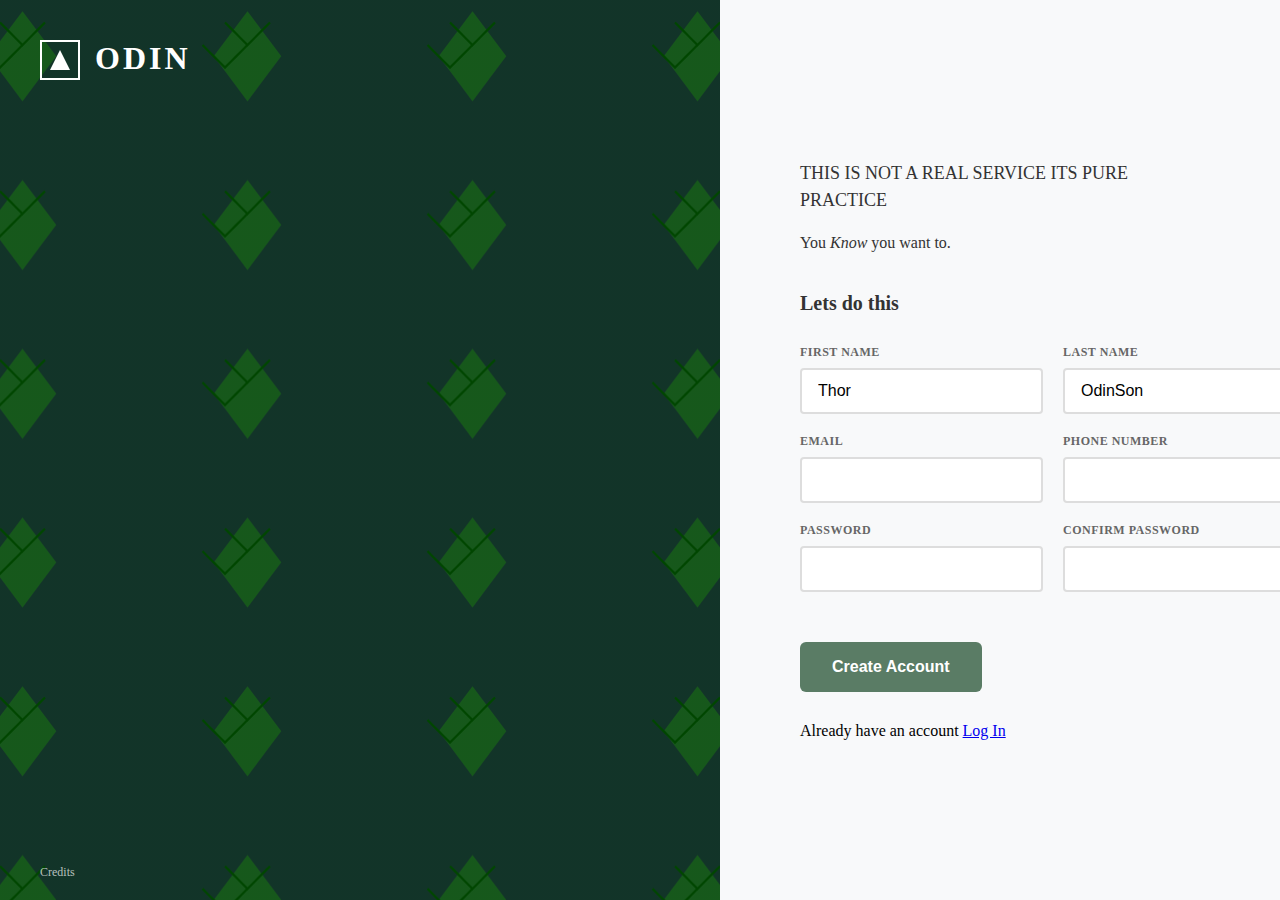
<file: index.html>
<!DOCTYPE html>
<html lang="en">
<head>
    <meta charset="UTF-8">
    <meta name="viewport" content="width=device-width, initial-scale=1.0">
    <title>Odin SignUp</title>
    <link rel="stylesheet" href="base.css">
</head>
<body>
    <div class="container">
        <div class="left-panel">
            <div class="logo">
                <div class="logo-icon"></div>
                <div class="logo-text">ODIN</div>
            </div>

            <div class="photo-credit">
                Credits
            </div>
        </div>
    </div>
    <div class="right-panel">
        <div class="form-content">
            <div class="header-text">
                <h1> THIS IS NOT A REAL SERVICE ITS PURE PRACTICE</h1>
                <p>You <em>Know</em> you want to.</p>
            </div>

            <div class="cta-text">Lets do this</div>

            <form >
                <div class="form-grid">
                    <div class="form-group">
                        <label for="firstName">First Name</label>
                        <input type="text" id="firstname" name="firstname" value="Thor">

                    </div>
                    <div class="form-group">
                        <label for="lastName">Last Name</label>
                        <input type="text" id="lastName" name="lastName" value="OdinSon">

                    </div>
                    <div class="form-group">
                        <label for="email">Email</label>
                        <input type="email" id="email" name="email">
                    </div>

                    <div class="form-group">
                        <label for="phone">Phone Number</label>
                        <input type="tel" id="phone" name="phone">
                    </div>

                    <div class="form-group">
                        <label for="password">Password</label>
                        <input type="password" id="password" name="password">
                    </div>

                    <div class="form-group">
                        <label for="confirmPassword">Confirm Password</label>
                        <input type="password" id="confirmPassword" name="confirmPassword">
                    </div>


                </div>
                <button type="submit" class="create-btn">Create Account</button>
            </form>
            <div class="Login-link">
                Already have an account <a href="#">Log In</a>
            </div>
        </div>
    </div>
    
</body>
</html>
</file>
<file: base.css>
*{
    margin:0;
    padding:0;
    box-sizing:border-box;
}

body{
    font-family:'Times New Roman', Times, serif;
    height: 100vh;
    display:flex;

}

.container{
    display: flex;
    width:100%;
    height:100vh;

}

.left-panel{
    flex: 1;
    background: linear-gradient(rgba(0, 0, 0, 0.3), rgba(0, 0, 0, 0.3)),
                url('data:image/svg+xml,<svg xmlns="http://www.w3.org/2000/svg" viewBox="0 0 1200 800"><defs><pattern id="fern" patternUnits="userSpaceOnUse" width="200" height="150"><path d="M100 10 Q85 30 70 50 Q85 70 100 90 Q115 70 130 50 Q115 30 100 10z" fill="%23228B22" opacity="0.8"/><path d="M80 20 L85 25 L90 30 L95 35 L100 40 L105 35 L110 30 L115 25 L120 20" stroke="%23006400" stroke-width="2" fill="none"/><path d="M60 40 L65 45 L70 50 L75 55 L80 60 L85 55 L90 50 L95 45 L100 40" stroke="%23006400" stroke-width="2" fill="none"/></pattern></defs><rect width="100%" height="100%" fill="%231a4a3a"/><rect width="100%" height="100%" fill="url(%23fern)"/></svg>') center/cover;
    position: relative;
    display: flex;
    flex-direction: column;
    justify-content: center;
    padding: 40px;
}
.logo{
    position:absolute;
    top:40px;
    left:40px;
    display:flex;
    align-items:centre;
    gap:15px;
    color:white;

}

.logo-icon{
    width:40px;
    height:40px;
    border:2px solid white;
    position:relative;
}
.logo-icon::before{
    content: '';
    position: absolute;
    top: 50%;
    left: 50%;
    transform: translate(-50%, -50%);
    width: 20px;
    height: 20px;
    background: white;
    clip-path: polygon(50% 0%, 0% 100%, 100% 100%);
}
.logo-text {
    font-size: 32px;
    font-weight: bold;
    letter-spacing: 3px;
}

.photo-credit{
    position:absolute;
    bottom:20px;
    left:40px;
    color:rgba(255,255,255,0.7);
    font-size: 12px;
}
.right-panel {
    flex: 1;
    background: #f8f9fa;
    padding: 60px 80px;
    display: flex;
    flex-direction: column;
    justify-content: center;
}
.form-content {
    max-width: 400px;
}

.header-text {
    margin-bottom: 40px;
}

.header-text h1 {
    font-size: 18px;
    line-height: 1.5;
    color: #333;
    font-weight: normal;
    margin-bottom: 20px;
}

.header-text p {
    font-size: 16px;
    color: #333;
    margin-bottom: 30px;
}

.cta-text {
    font-size: 20px;
    font-weight: 600;
    color: #333;
    margin-bottom: 30px;
}

.form-grid {
    display: grid;
    grid-template-columns: 1fr 1fr;
    gap: 20px;
    margin-bottom: 20px;
}

.form-group {
    display: flex;
    flex-direction: column;
}

.form-group.full-width {
    grid-column: 1 / -1;
}

label {
    font-size: 12px;
    font-weight: 600;
    color: #666;
    text-transform: uppercase;
    letter-spacing: 0.5px;
    margin-bottom: 8px;
}

input {
    padding: 12px 16px;
    border: 2px solid #ddd;
    border-radius: 4px;
    font-size: 16px;
    background: white;
    transition: border-color 0.3s ease;
}

input:focus {
    outline: none;
    border-color: #5a7c65;
}

.create-btn {
    background: #5a7c65;
    color: white;
    border: none;
    padding: 16px 32px;
    border-radius: 6px;
    font-size: 16px;
    font-weight: 600;
    cursor: pointer;
    margin: 30px 0;
    transition: background 0.3s ease;
}

.create-btn:hover {
    background: #4a6b55;
}

.login-link {
    color: #666;
    font-size: 14px;
}

.login-link a {
    color: #5a7c65;
    text-decoration: none;
}

.login-link a:hover {
    text-decoration: underline;
}

@media (max-width: 768px) {
    .container {
        flex-direction: column;
    }
    
    .left-panel {
        min-height: 40vh;
    }
    
    .right-panel {
        padding: 40px 20px;
    }
    
    .form-grid {
        grid-template-columns: 1fr;
    }
}
</file>
